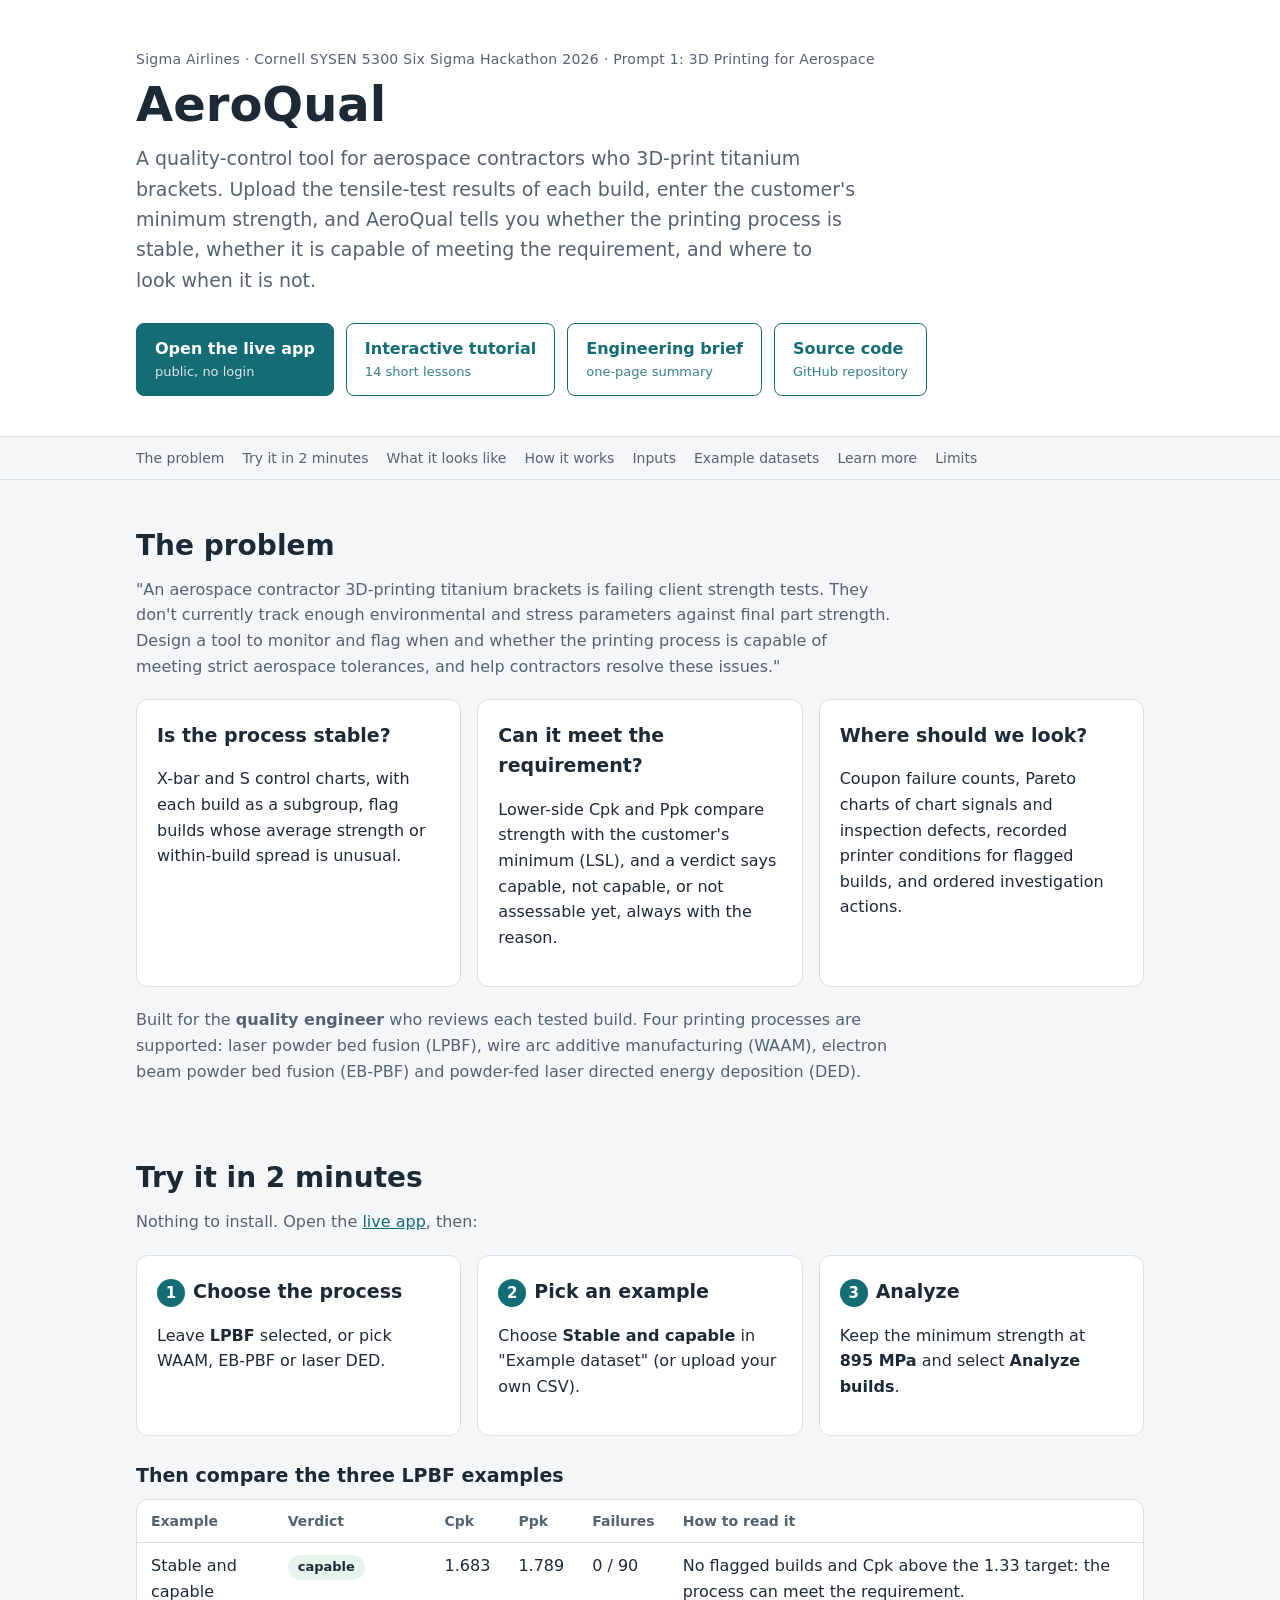
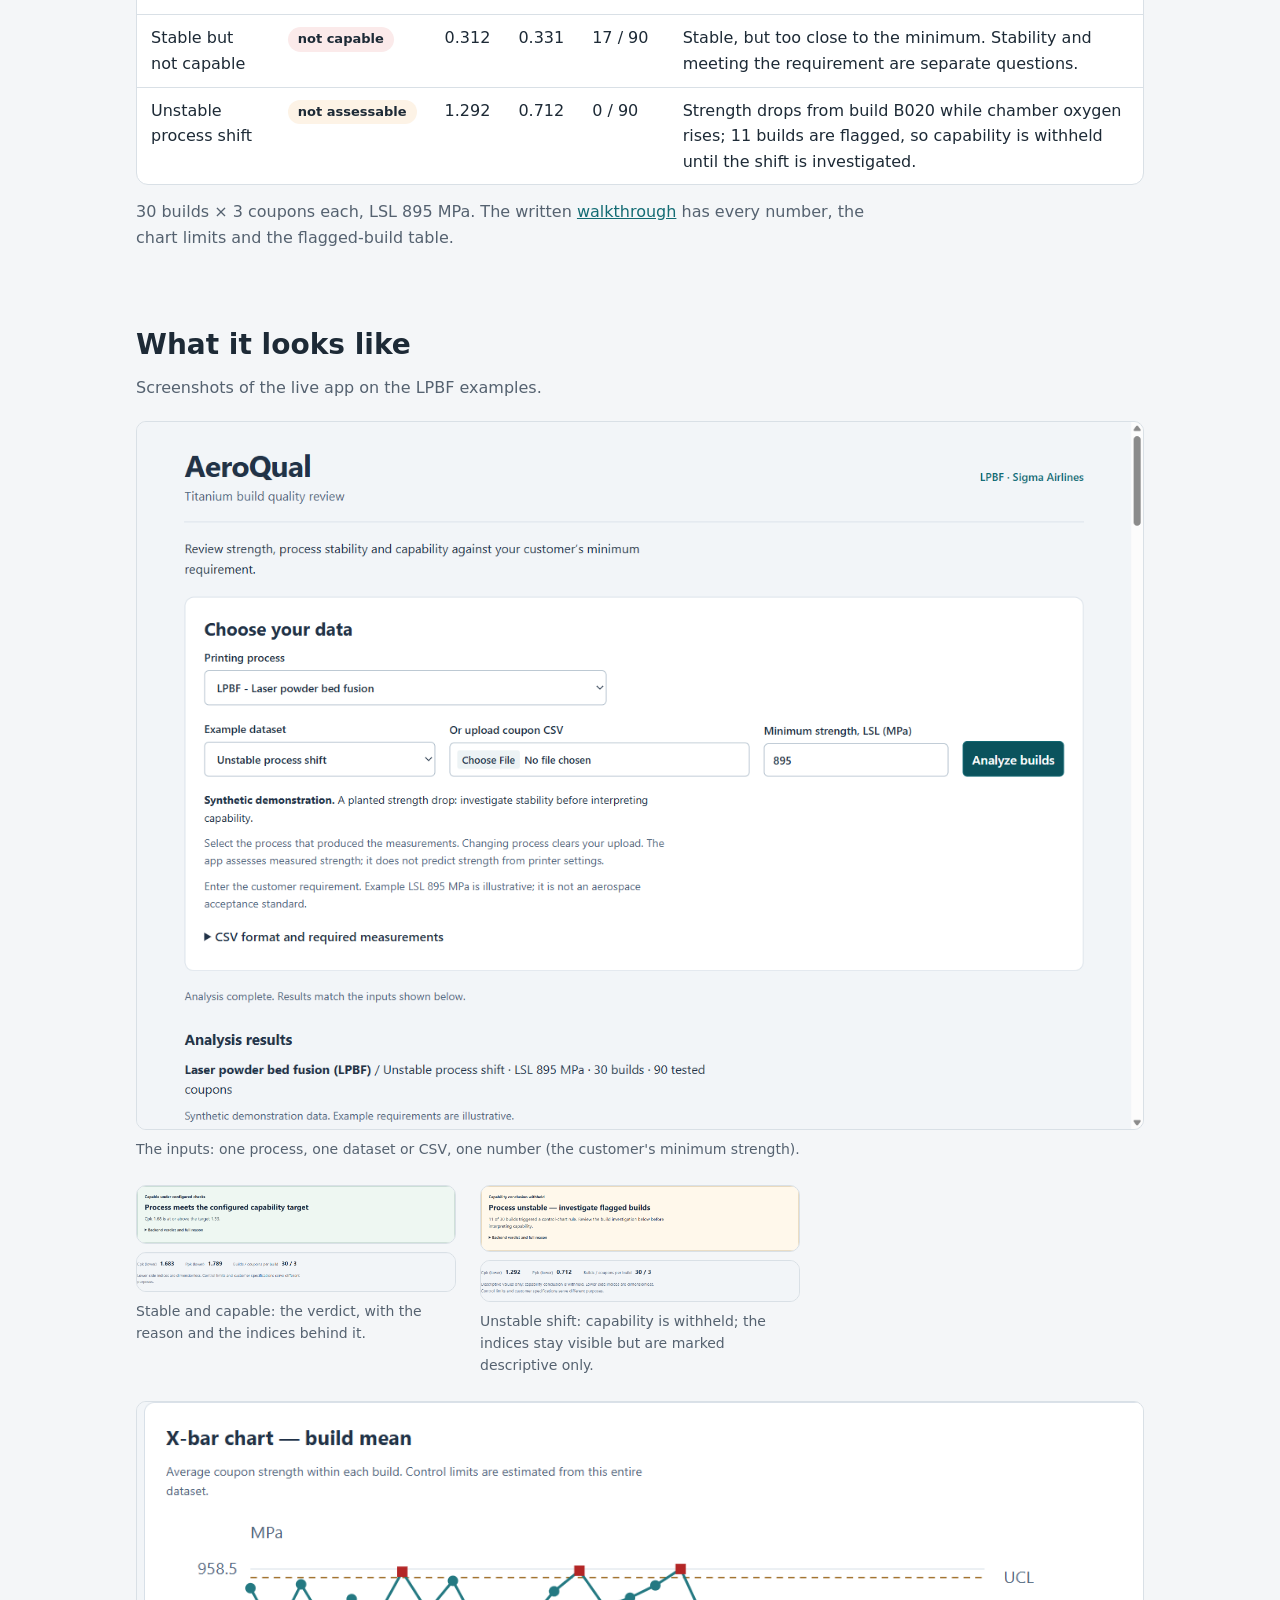
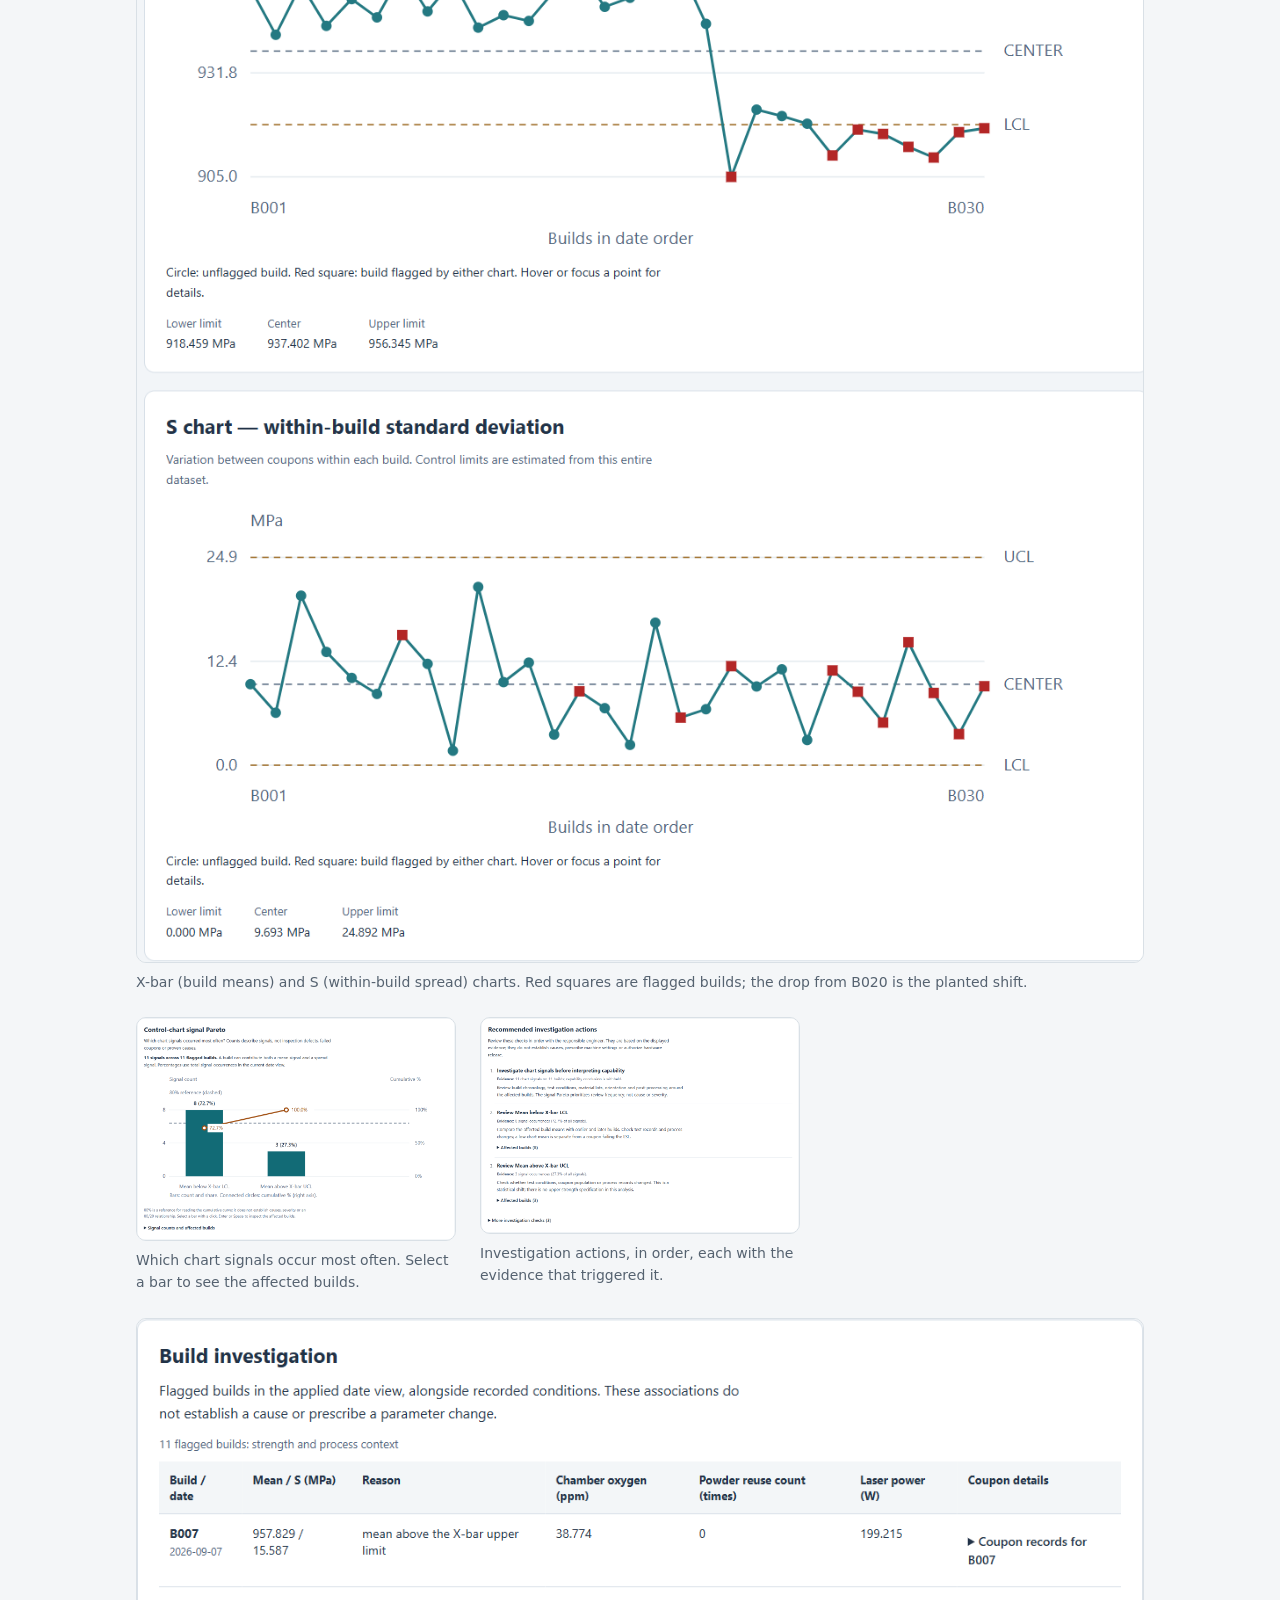
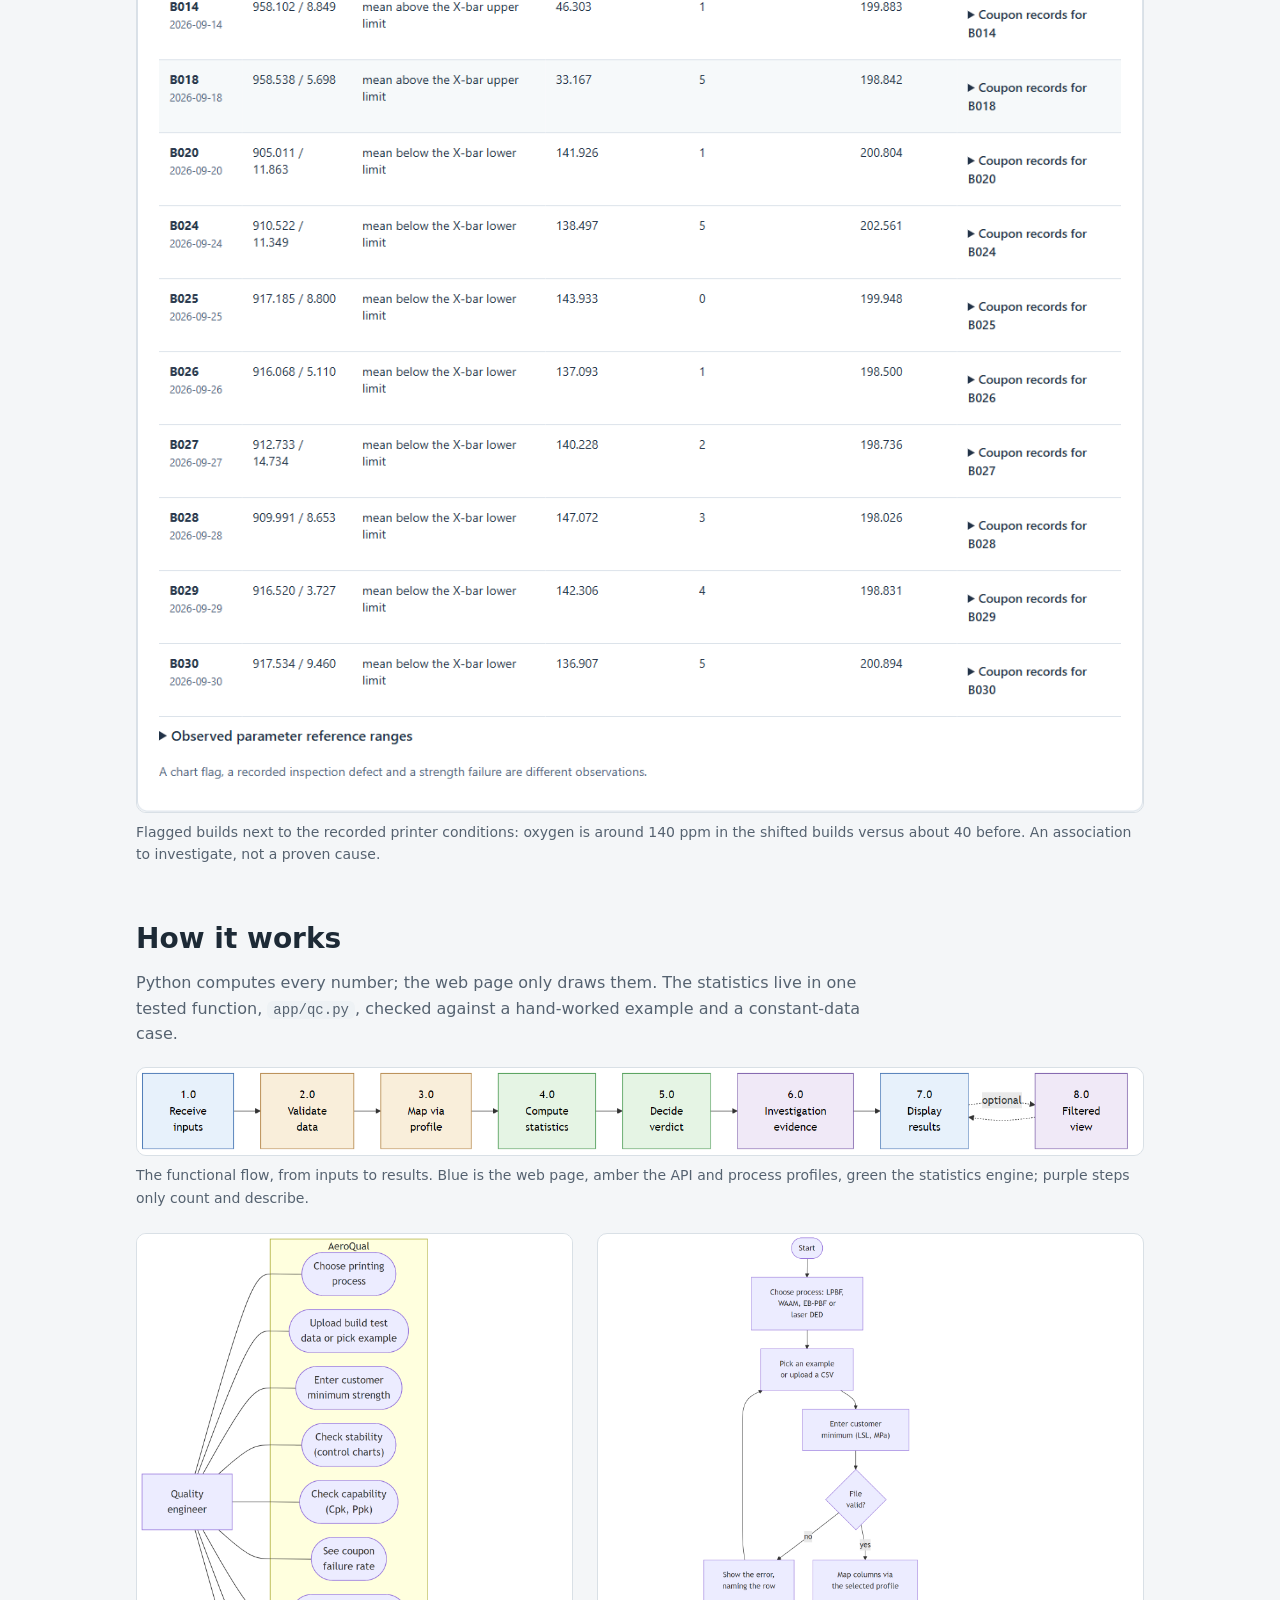
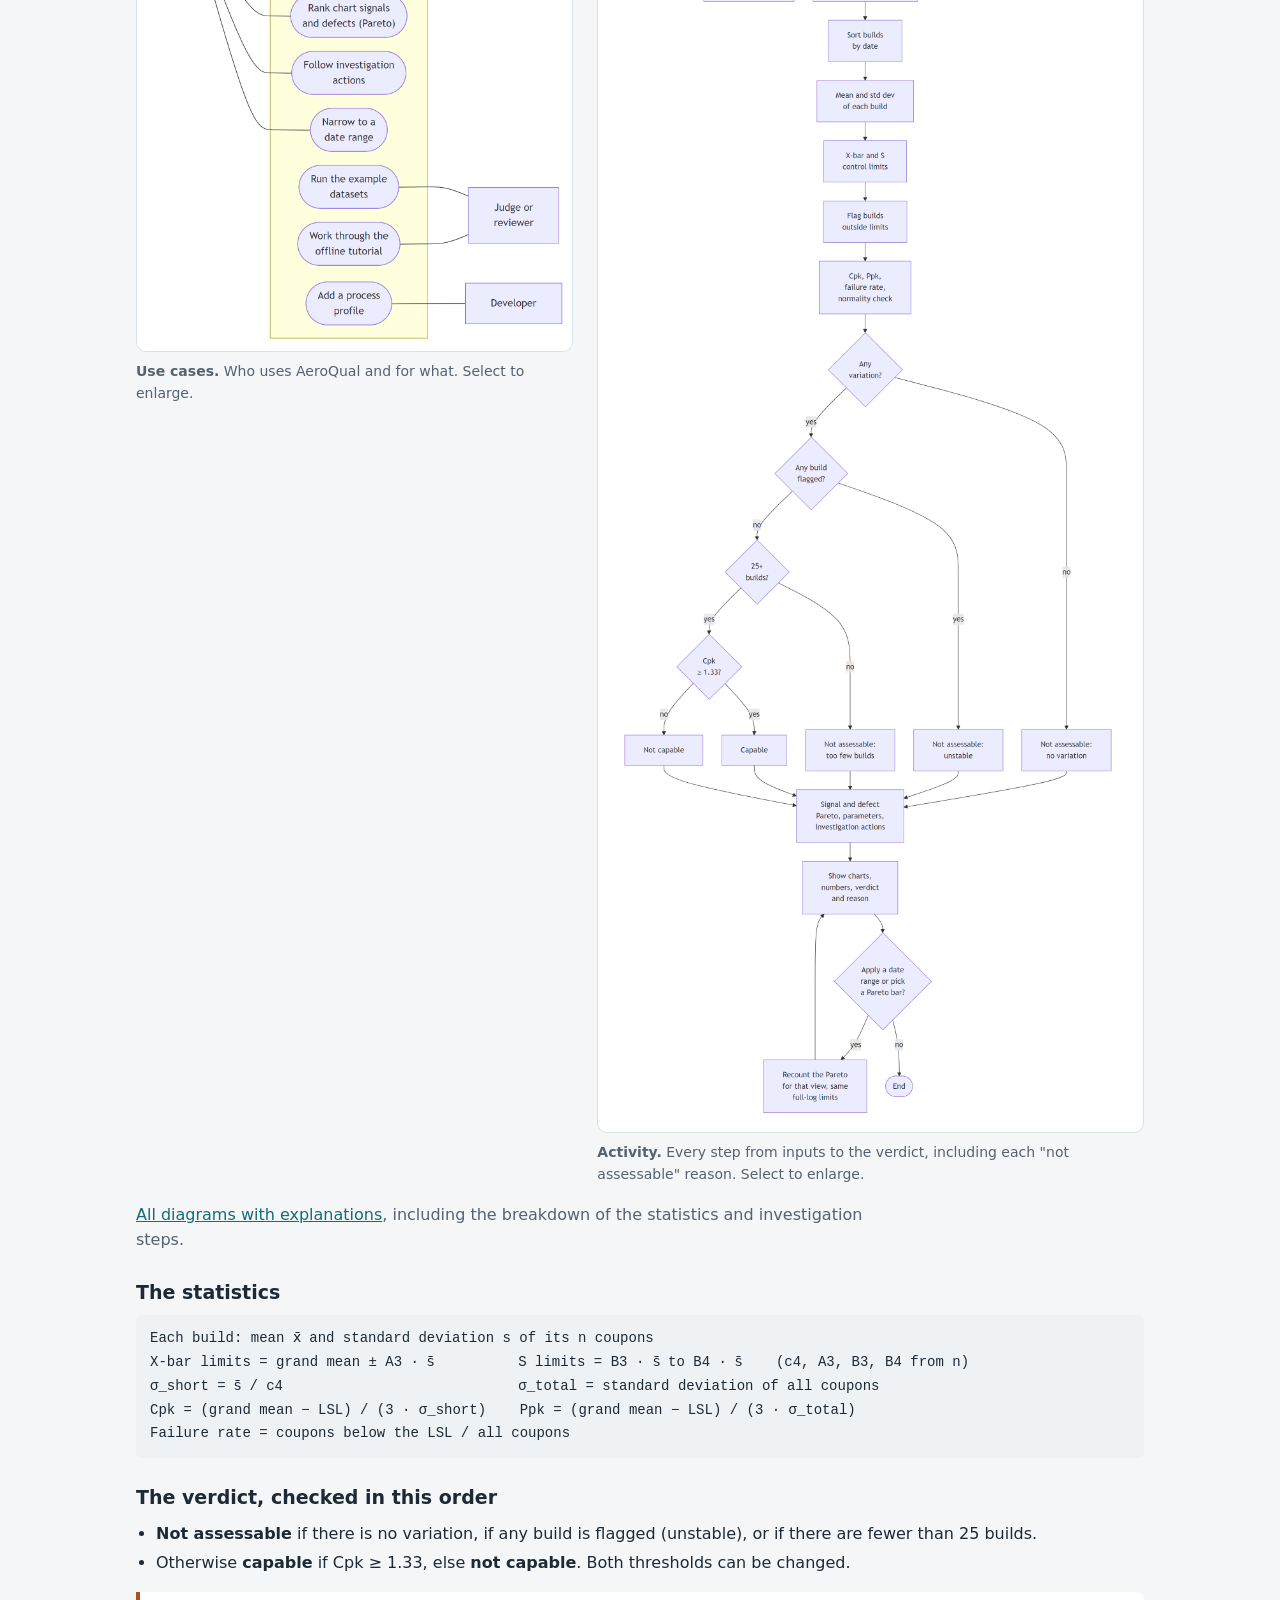
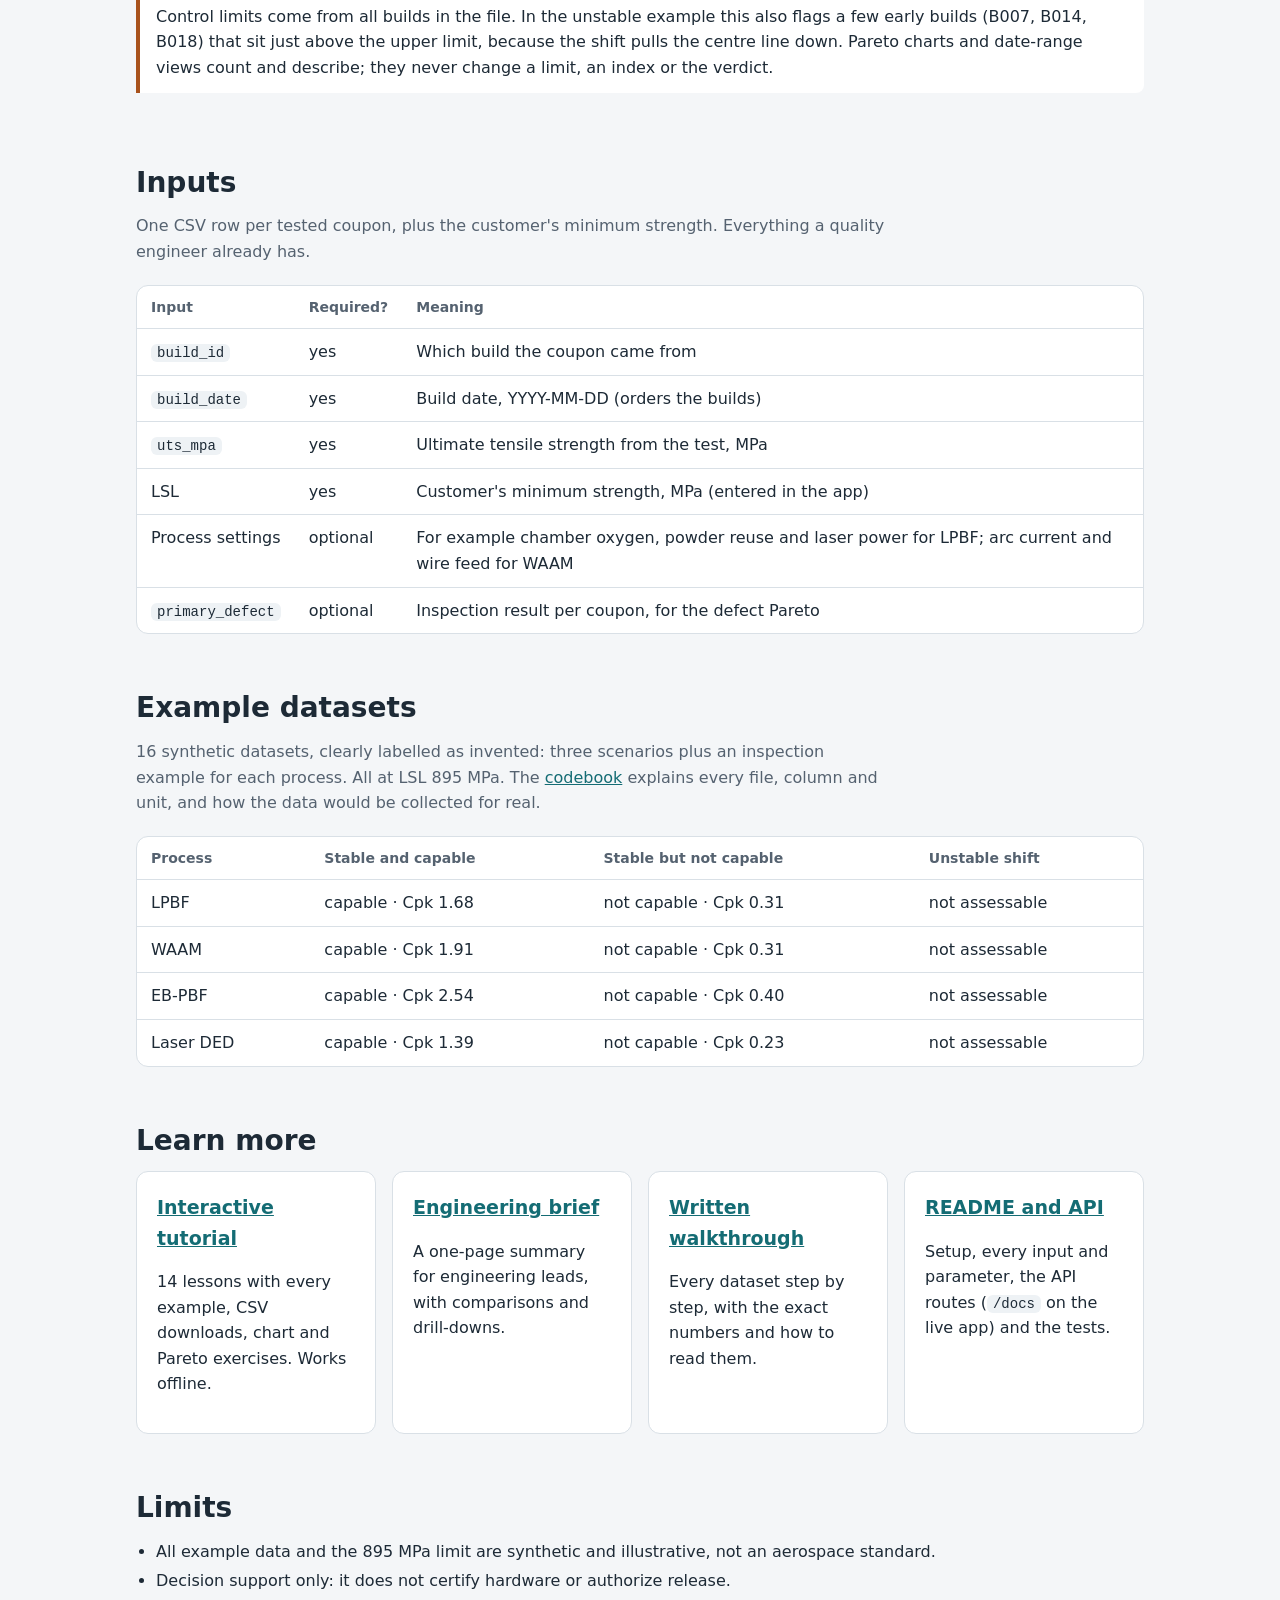
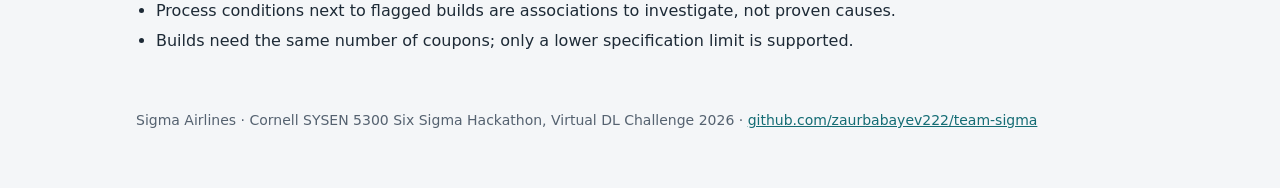
<file: demo/index.html>
<!doctype html>
<html lang="en">
<head>
<meta charset="utf-8">
<meta name="viewport" content="width=device-width, initial-scale=1">
<title>AeroQual Demo</title>
<meta name="description" content="AeroQual: process control and capability for 3D-printed titanium aerospace brackets. Live app, tutorial and how it works.">
<style>
:root {
  --bg: #f4f6f8; --card: #ffffff; --ink: #1d2a36; --muted: #556270; --line: #d9e0e6;
  --brand: #146c74; --brand-ink: #ffffff; --accent: #a8521c; --good: #e7f4ec; --warn: #fdf3e6; --bad: #fbeaea;
  --code: #eef2f5;
}
@media (prefers-color-scheme: dark) {
  :root:not([data-theme="light"]) {
    --bg: #12181e; --card: #1b232b; --ink: #e6edf2; --muted: #9fb0bd; --line: #2e3a45;
    --brand: #3fb0b8; --brand-ink: #0c1a1c; --accent: #e59a63; --good: #1c3326; --warn: #3a2c18; --bad: #3a1f1f;
    --code: #24303a;
  }
}
:root[data-theme="dark"] {
  --bg: #12181e; --card: #1b232b; --ink: #e6edf2; --muted: #9fb0bd; --line: #2e3a45;
  --brand: #3fb0b8; --brand-ink: #0c1a1c; --accent: #e59a63; --good: #1c3326; --warn: #3a2c18; --bad: #3a1f1f;
  --code: #24303a;
}
* { box-sizing: border-box; }
body { margin: 0; background: var(--bg); color: var(--ink);
  font: 16px/1.6 system-ui, -apple-system, "Segoe UI", Roboto, sans-serif; }
a { color: var(--brand); }
.wrap { max-width: 1040px; margin: 0 auto; padding: 0 16px; }
header.hero { background: var(--card); border-bottom: 1px solid var(--line); padding: 48px 0 40px; }
.eyebrow { color: var(--muted); font-size: 14px; letter-spacing: .02em; margin: 0 0 8px; }
h1 { font-size: clamp(32px, 6vw, 48px); line-height: 1.1; margin: 0 0 12px; }
.lead { font-size: 19px; color: var(--muted); max-width: 720px; margin: 0 0 28px; }
.buttons { display: flex; flex-wrap: wrap; gap: 12px; }
.btn { display: inline-block; padding: 12px 18px; border-radius: 8px; text-decoration: none; font-weight: 600;
  border: 1px solid var(--brand); color: var(--brand); background: transparent; }
.btn.primary { background: var(--brand); color: var(--brand-ink); }
.btn small { display: block; font-weight: 400; font-size: 13px; opacity: .85; }
nav.toc { position: sticky; top: 0; z-index: 2; background: var(--bg); border-bottom: 1px solid var(--line); }
nav.toc .wrap { display: flex; gap: 18px; overflow-x: auto; padding-top: 10px; padding-bottom: 10px; white-space: nowrap; }
nav.toc a { text-decoration: none; color: var(--muted); font-size: 14px; }
section { padding: 44px 0 8px; }
h2 { font-size: 28px; margin: 0 0 8px; }
h3 { font-size: 19px; margin: 24px 0 8px; }
p.sub { color: var(--muted); margin: 0 0 20px; max-width: 760px; }
.grid { display: grid; gap: 16px; grid-template-columns: repeat(auto-fit, minmax(240px, 1fr)); }
.card { background: var(--card); border: 1px solid var(--line); border-radius: 12px; padding: 20px; }
.card h3 { margin-top: 0; }
.num { display: inline-flex; width: 28px; height: 28px; border-radius: 50%; background: var(--brand); color: var(--brand-ink);
  align-items: center; justify-content: center; font-weight: 700; margin-right: 8px; font-size: 15px; }
.table-scroll { overflow-x: auto; border: 1px solid var(--line); border-radius: 12px; background: var(--card); }
table { border-collapse: collapse; width: 100%; min-width: 560px; }
th, td { text-align: left; padding: 10px 14px; border-bottom: 1px solid var(--line); vertical-align: top; }
th { font-size: 14px; color: var(--muted); font-weight: 600; }
tr:last-child td { border-bottom: 0; }
td.n { font-variant-numeric: tabular-nums; white-space: nowrap; }
.tag { display: inline-block; padding: 2px 10px; border-radius: 99px; font-size: 13px; font-weight: 600; white-space: nowrap; }
.tag.good { background: var(--good); } .tag.warn { background: var(--warn); } .tag.bad { background: var(--bad); }
figure { margin: 0; }
figure img { width: 100%; height: auto; display: block; border: 1px solid var(--line); border-radius: 10px; background: #fff; }
figcaption { color: var(--muted); font-size: 14px; margin-top: 8px; }
.shots { display: grid; gap: 24px; grid-template-columns: repeat(auto-fit, minmax(300px, 1fr)); }
.shots .wide { grid-column: 1 / -1; }
.diagrams { display: grid; gap: 24px; grid-template-columns: 1fr 1.25fr; align-items: start; margin-top: 24px; }
.diagrams img { max-height: 1500px; object-fit: contain; }
@media (max-width: 720px) { .diagrams { grid-template-columns: 1fr; } }
code, .formula { background: var(--code); border-radius: 6px; padding: 1px 6px; font-family: ui-monospace, Consolas, monospace; font-size: 14px; }
.formula { display: block; padding: 12px 14px; white-space: pre-wrap; line-height: 1.7; }
.note { border-left: 4px solid var(--accent); background: var(--card); padding: 12px 16px; border-radius: 0 8px 8px 0; color: var(--ink); }
ul.tight { padding-left: 20px; margin: 8px 0; } ul.tight li { margin: 4px 0; }
footer { padding: 40px 0 56px; color: var(--muted); font-size: 14px; }
@media (max-width: 600px) { header.hero { padding: 32px 0 28px; } .lead { font-size: 17px; } section { padding-top: 32px; } }
</style>
</head>
<body>

<header class="hero">
  <div class="wrap">
    <p class="eyebrow">Sigma Airlines · Cornell SYSEN 5300 Six Sigma Hackathon 2026 · Prompt 1: 3D Printing for Aerospace</p>
    <h1>AeroQual</h1>
    <p class="lead">A quality-control tool for aerospace contractors who 3D-print titanium brackets. Upload the tensile-test
      results of each build, enter the customer's minimum strength, and AeroQual tells you whether the printing process is
      stable, whether it is capable of meeting the requirement, and where to look when it is not.</p>
    <div class="buttons">
      <a class="btn primary" href="https://connect.systems-apps.com/content/0639302d-988d-4820-961e-e3268e78b0b0/" target="_blank" rel="noopener">Open the live app<small>public, no login</small></a>
      <a class="btn" href="slidedeck/index.html">Interactive tutorial<small>14 short lessons</small></a>
      <a class="btn" href="aeroqual_brief.html">Engineering brief<small>one-page summary</small></a>
      <a class="btn" href="https://github.com/zaurbabayev222/team-sigma" target="_blank" rel="noopener">Source code<small>GitHub repository</small></a>
    </div>
  </div>
</header>

<nav class="toc" aria-label="On this page">
  <div class="wrap">
    <a href="#problem">The problem</a><a href="#try">Try it in 2 minutes</a><a href="#looks">What it looks like</a>
    <a href="#works">How it works</a><a href="#inputs">Inputs</a><a href="#examples">Example datasets</a>
    <a href="#more">Learn more</a><a href="#limits">Limits</a>
  </div>
</nav>

<main class="wrap">

<section id="problem">
  <h2>The problem</h2>
  <p class="sub">"An aerospace contractor 3D-printing titanium brackets is failing client strength tests. They don't currently
    track enough environmental and stress parameters against final part strength. Design a tool to monitor and flag when
    and whether the printing process is capable of meeting strict aerospace tolerances, and help contractors resolve these issues."</p>
  <div class="grid">
    <div class="card"><h3>Is the process stable?</h3><p>X-bar and S control charts, with each build as a subgroup, flag builds whose
      average strength or within-build spread is unusual.</p></div>
    <div class="card"><h3>Can it meet the requirement?</h3><p>Lower-side Cpk and Ppk compare strength with the customer's minimum
      (LSL), and a verdict says capable, not capable, or not assessable yet, always with the reason.</p></div>
    <div class="card"><h3>Where should we look?</h3><p>Coupon failure counts, Pareto charts of chart signals and inspection
      defects, recorded printer conditions for flagged builds, and ordered investigation actions.</p></div>
  </div>
  <p class="sub" style="margin-top:20px">Built for the <strong>quality engineer</strong> who reviews each tested build. Four printing processes
    are supported: laser powder bed fusion (LPBF), wire arc additive manufacturing (WAAM), electron beam powder bed fusion
    (EB-PBF) and powder-fed laser directed energy deposition (DED).</p>
</section>

<section id="try">
  <h2>Try it in 2 minutes</h2>
  <p class="sub">Nothing to install. Open the <a href="https://connect.systems-apps.com/content/0639302d-988d-4820-961e-e3268e78b0b0/" target="_blank" rel="noopener">live app</a>, then:</p>
  <div class="grid">
    <div class="card"><h3><span class="num">1</span>Choose the process</h3><p>Leave <strong>LPBF</strong> selected, or pick WAAM, EB-PBF or laser DED.</p></div>
    <div class="card"><h3><span class="num">2</span>Pick an example</h3><p>Choose <strong>Stable and capable</strong> in "Example dataset" (or upload your own CSV).</p></div>
    <div class="card"><h3><span class="num">3</span>Analyze</h3><p>Keep the minimum strength at <strong>895 MPa</strong> and select <strong>Analyze builds</strong>.</p></div>
  </div>
  <h3>Then compare the three LPBF examples</h3>
  <div class="table-scroll">
    <table>
      <thead><tr><th>Example</th><th>Verdict</th><th>Cpk</th><th>Ppk</th><th>Failures</th><th>How to read it</th></tr></thead>
      <tbody>
        <tr><td>Stable and capable</td><td><span class="tag good">capable</span></td><td class="n">1.683</td><td class="n">1.789</td><td class="n">0 / 90</td>
          <td>No flagged builds and Cpk above the 1.33 target: the process can meet the requirement.</td></tr>
        <tr><td>Stable but not capable</td><td><span class="tag bad">not capable</span></td><td class="n">0.312</td><td class="n">0.331</td><td class="n">17 / 90</td>
          <td>Stable, but too close to the minimum. Stability and meeting the requirement are separate questions.</td></tr>
        <tr><td>Unstable process shift</td><td><span class="tag warn">not assessable</span></td><td class="n">1.292</td><td class="n">0.712</td><td class="n">0 / 90</td>
          <td>Strength drops from build B020 while chamber oxygen rises; 11 builds are flagged, so capability is withheld until the shift is investigated.</td></tr>
      </tbody>
    </table>
  </div>
  <p class="sub" style="margin-top:14px">30 builds × 3 coupons each, LSL 895 MPa. The written <a href="https://github.com/zaurbabayev222/team-sigma/blob/main/demo/README.md" target="_blank" rel="noopener">walkthrough</a>
    has every number, the chart limits and the flagged-build table.</p>
</section>

<section id="looks">
  <h2>What it looks like</h2>
  <p class="sub">Screenshots of the live app on the LPBF examples.</p>
  <div class="shots">
    <figure class="wide"><img src="site/live-overview.png" alt="AeroQual input form with printing process, example dataset, upload and minimum strength" loading="lazy">
      <figcaption>The inputs: one process, one dataset or CSV, one number (the customer's minimum strength).</figcaption></figure>
    <figure><img src="site/live-verdict-capable.png" alt="Verdict panel: process meets the configured capability target, Cpk 1.68" loading="lazy">
      <img src="site/live-capability-capable.png" alt="Cpk 1.683, Ppk 1.789, 30 builds of 3 coupons" loading="lazy" style="margin-top:8px">
      <figcaption>Stable and capable: the verdict, with the reason and the indices behind it.</figcaption></figure>
    <figure><img src="site/live-verdict.png" alt="Verdict panel: process unstable, investigate flagged builds" loading="lazy">
      <img src="site/live-capability-unstable.png" alt="Cpk 1.292 and Ppk 0.712 shown as descriptive values, conclusion withheld" loading="lazy" style="margin-top:8px">
      <figcaption>Unstable shift: capability is withheld; the indices stay visible but are marked descriptive only.</figcaption></figure>
    <figure class="wide"><img src="site/live-charts.png" alt="X-bar and S control charts for 30 builds with flagged builds as red squares" loading="lazy">
      <figcaption>X-bar (build means) and S (within-build spread) charts. Red squares are flagged builds; the drop from B020 is the planted shift.</figcaption></figure>
    <figure><img src="site/live-pareto.png" alt="Pareto chart of control-chart signals with cumulative percentage" loading="lazy">
      <figcaption>Which chart signals occur most often. Select a bar to see the affected builds.</figcaption></figure>
    <figure><img src="site/live-actions.png" alt="Ordered list of recommended investigation actions with evidence" loading="lazy">
      <figcaption>Investigation actions, in order, each with the evidence that triggered it.</figcaption></figure>
    <figure class="wide"><img src="site/live-investigation.png" alt="Table of flagged builds with chamber oxygen, powder reuse and laser power" loading="lazy">
      <figcaption>Flagged builds next to the recorded printer conditions: oxygen is around 140 ppm in the shifted builds versus about 40 before. An association to investigate, not a proven cause.</figcaption></figure>
  </div>
</section>

<section id="works">
  <h2>How it works</h2>
  <p class="sub">Python computes every number; the web page only draws them. The statistics live in one tested function,
    <code>app/qc.py</code>, checked against a hand-worked example and a constant-data case.</p>
  <figure><img src="../docs/images/diagram-ffbd.png" alt="Functional flow: receive inputs, validate, map via profile, compute statistics, decide verdict, investigation evidence, display, optional filtered view" loading="lazy">
    <figcaption>The functional flow, from inputs to results. Blue is the web page, amber the API and process profiles,
      green the statistics engine; purple steps only count and describe.</figcaption></figure>
  <div class="diagrams">
    <figure><a href="../docs/images/diagram-use-case.png" title="Open full size"><img src="../docs/images/diagram-use-case.png" alt="Use case diagram: the quality engineer chooses a process, uploads data, enters the minimum strength, checks stability and capability, sees failures, ranks signals and defects, follows actions and narrows dates; the judge runs the examples and tutorial; a developer adds a process profile" loading="lazy"></a>
      <figcaption><strong>Use cases.</strong> Who uses AeroQual and for what. Select to enlarge.</figcaption></figure>
    <figure><a href="../docs/images/diagram-activity.png" title="Open full size"><img src="../docs/images/diagram-activity.png" alt="Activity diagram: choose process, pick or upload data, enter the minimum, validate, compute limits and indices, then the verdict checks no variation, flagged builds, 25 builds and Cpk 1.33, followed by Pareto, parameters, actions and optional date views" loading="lazy"></a>
      <figcaption><strong>Activity.</strong> Every step from inputs to the verdict, including each "not assessable" reason. Select to enlarge.</figcaption></figure>
  </div>
  <p class="sub" style="margin-top:16px"><a href="https://github.com/zaurbabayev222/team-sigma/blob/main/docs/architecture.md" target="_blank" rel="noopener">All diagrams with explanations</a>, including the breakdown of the statistics and investigation steps.</p>
  <h3>The statistics</h3>
  <span class="formula">Each build: mean x̄ and standard deviation s of its n coupons
X-bar limits = grand mean ± A3 · s̄          S limits = B3 · s̄ to B4 · s̄    (c4, A3, B3, B4 from n)
σ_short = s̄ / c4                            σ_total = standard deviation of all coupons
Cpk = (grand mean − LSL) / (3 · σ_short)    Ppk = (grand mean − LSL) / (3 · σ_total)
Failure rate = coupons below the LSL / all coupons</span>
  <h3>The verdict, checked in this order</h3>
  <ul class="tight">
    <li><strong>Not assessable</strong> if there is no variation, if any build is flagged (unstable), or if there are fewer than 25 builds.</li>
    <li>Otherwise <strong>capable</strong> if Cpk ≥ 1.33, else <strong>not capable</strong>. Both thresholds can be changed.</li>
  </ul>
  <p class="note">Control limits come from all builds in the file. In the unstable example this also flags a few early builds
    (B007, B014, B018) that sit just above the upper limit, because the shift pulls the centre line down. Pareto charts and
    date-range views count and describe; they never change a limit, an index or the verdict.</p>
</section>

<section id="inputs">
  <h2>Inputs</h2>
  <p class="sub">One CSV row per tested coupon, plus the customer's minimum strength. Everything a quality engineer already has.</p>
  <div class="table-scroll">
    <table>
      <thead><tr><th>Input</th><th>Required?</th><th>Meaning</th></tr></thead>
      <tbody>
        <tr><td><code>build_id</code></td><td>yes</td><td>Which build the coupon came from</td></tr>
        <tr><td><code>build_date</code></td><td>yes</td><td>Build date, YYYY-MM-DD (orders the builds)</td></tr>
        <tr><td><code>uts_mpa</code></td><td>yes</td><td>Ultimate tensile strength from the test, MPa</td></tr>
        <tr><td>LSL</td><td>yes</td><td>Customer's minimum strength, MPa (entered in the app)</td></tr>
        <tr><td>Process settings</td><td>optional</td><td>For example chamber oxygen, powder reuse and laser power for LPBF; arc current and wire feed for WAAM</td></tr>
        <tr><td><code>primary_defect</code></td><td>optional</td><td>Inspection result per coupon, for the defect Pareto</td></tr>
      </tbody>
    </table>
  </div>
</section>

<section id="examples">
  <h2>Example datasets</h2>
  <p class="sub">16 synthetic datasets, clearly labelled as invented: three scenarios plus an inspection example for each process.
    All at LSL 895 MPa. The <a href="https://github.com/zaurbabayev222/team-sigma/blob/main/data/README.md" target="_blank" rel="noopener">codebook</a>
    explains every file, column and unit, and how the data would be collected for real.</p>
  <div class="table-scroll">
    <table>
      <thead><tr><th>Process</th><th>Stable and capable</th><th>Stable but not capable</th><th>Unstable shift</th></tr></thead>
      <tbody>
        <tr><td>LPBF</td><td class="n">capable · Cpk 1.68</td><td class="n">not capable · Cpk 0.31</td><td class="n">not assessable</td></tr>
        <tr><td>WAAM</td><td class="n">capable · Cpk 1.91</td><td class="n">not capable · Cpk 0.31</td><td class="n">not assessable</td></tr>
        <tr><td>EB-PBF</td><td class="n">capable · Cpk 2.54</td><td class="n">not capable · Cpk 0.40</td><td class="n">not assessable</td></tr>
        <tr><td>Laser DED</td><td class="n">capable · Cpk 1.39</td><td class="n">not capable · Cpk 0.23</td><td class="n">not assessable</td></tr>
      </tbody>
    </table>
  </div>
</section>

<section id="more">
  <h2>Learn more</h2>
  <div class="grid">
    <div class="card"><h3><a href="slidedeck/index.html">Interactive tutorial</a></h3><p>14 lessons with every example, CSV downloads, chart and Pareto exercises. Works offline.</p></div>
    <div class="card"><h3><a href="aeroqual_brief.html">Engineering brief</a></h3><p>A one-page summary for engineering leads, with comparisons and drill-downs.</p></div>
    <div class="card"><h3><a href="https://github.com/zaurbabayev222/team-sigma/blob/main/demo/README.md" target="_blank" rel="noopener">Written walkthrough</a></h3><p>Every dataset step by step, with the exact numbers and how to read them.</p></div>
    <div class="card"><h3><a href="https://github.com/zaurbabayev222/team-sigma#readme" target="_blank" rel="noopener">README and API</a></h3><p>Setup, every input and parameter, the API routes (<code>/docs</code> on the live app) and the tests.</p></div>
  </div>
</section>

<section id="limits">
  <h2>Limits</h2>
  <ul class="tight">
    <li>All example data and the 895 MPa limit are synthetic and illustrative, not an aerospace standard.</li>
    <li>Decision support only: it does not certify hardware or authorize release.</li>
    <li>Process conditions next to flagged builds are associations to investigate, not proven causes.</li>
    <li>Builds need the same number of coupons; only a lower specification limit is supported.</li>
  </ul>
</section>

</main>

<footer>
  <div class="wrap">Sigma Airlines · Cornell SYSEN 5300 Six Sigma Hackathon, Virtual DL Challenge 2026 ·
    <a href="https://github.com/zaurbabayev222/team-sigma" target="_blank" rel="noopener">github.com/zaurbabayev222/team-sigma</a></div>
</footer>

</body>
</html>
</file>
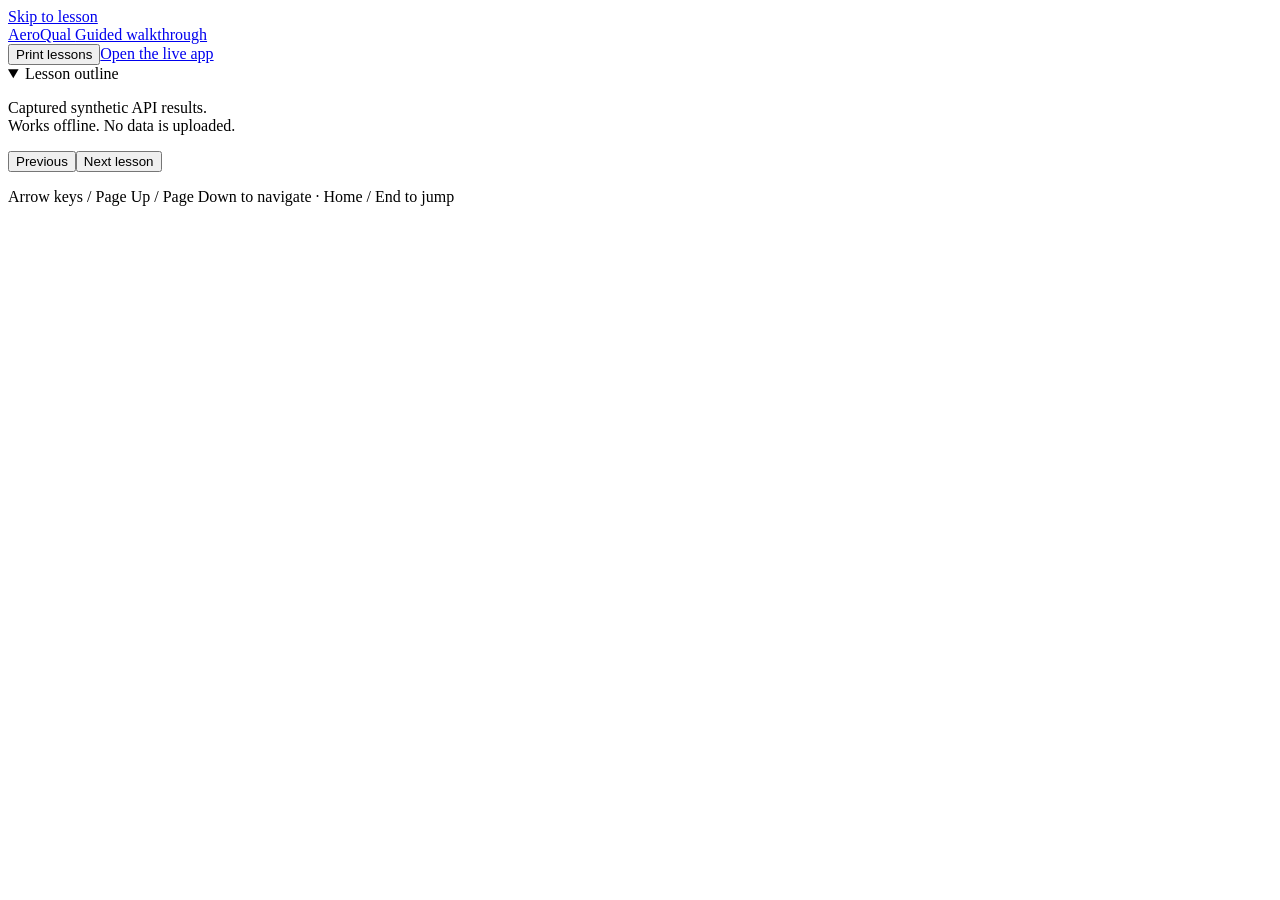
<file: demo/slidedeck.template.html>
<!doctype html>
<html lang="en"><head><meta charset="utf-8"><meta name="viewport" content="width=device-width,initial-scale=1"><meta name="description" content="An interactive, offline AeroQual tutorial using captured synthetic API results."><link rel="icon" href="data:,"><title>AeroQual — guided walkthrough</title><style>@@CSS@@</style></head>
<body><a class="skip" href="#lesson">Skip to lesson</a>
<header><a class="brand" href="#1">AeroQual <span>Guided walkthrough</span></a><div class="header-actions"><button id="print" type="button">Print lessons</button><a class="primary" href="https://connect.systems-apps.com/content/0639302d-988d-4820-961e-e3268e78b0b0/dashboard/" target="_blank" rel="noopener">Open the live app</a></div></header>
<div class="shell"><aside><details open><summary>Lesson outline</summary><nav aria-label="Lessons" id="outline"></nav></details><p class="small">Captured synthetic API results.<br>Works offline. No data is uploaded.</p></aside>
<main id="lesson" tabindex="-1"><div id="content"></div><footer><button id="previous" type="button">Previous</button><span id="position" aria-live="polite"></span><button class="primary" id="next" type="button">Next lesson</button></footer><p class="small shortcuts">Arrow keys / Page Up / Page Down to navigate · Home / End to jump</p></main></div>
<div id="print-root"></div><noscript>This interactive walkthrough requires JavaScript. The written walkthrough is in demo/README.md.</noscript>
<script type="application/json" id="deck-data">@@DATA@@</script><script>@@JS@@</script></body></html>
</file>
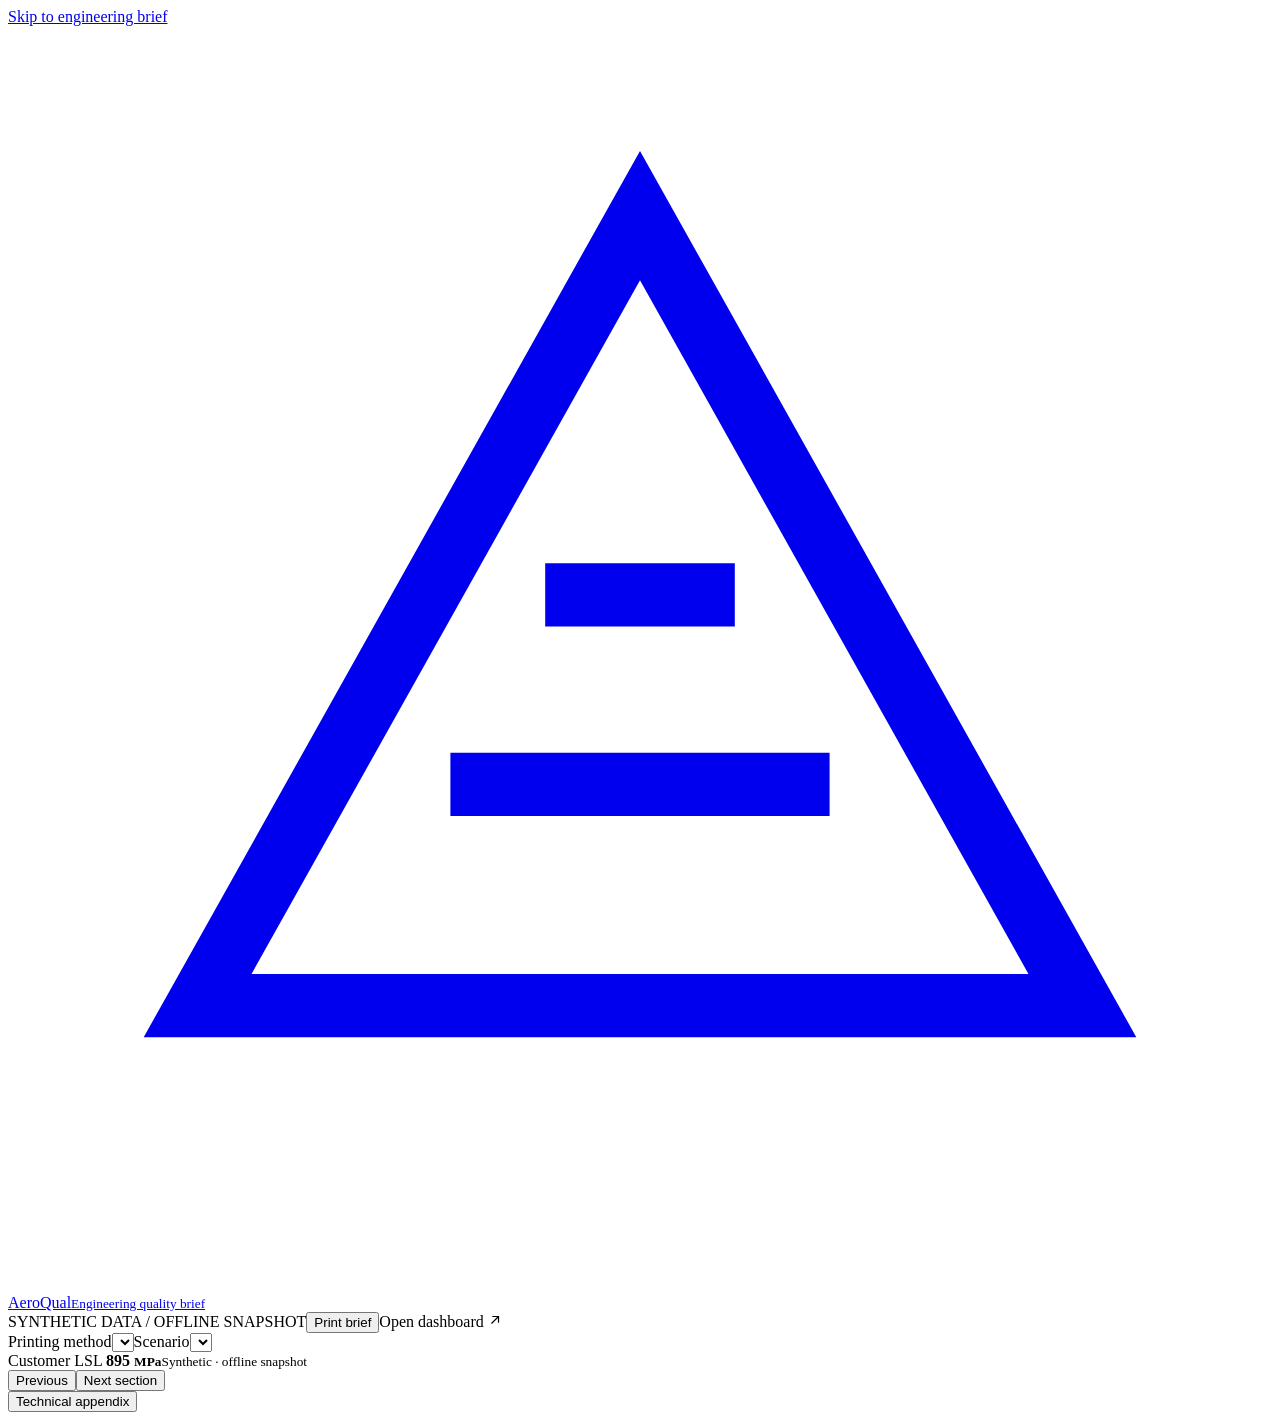
<file: demo/brief_source/brief.template.html>
<!doctype html>
<html lang="en"><head><meta charset="utf-8"><meta name="viewport" content="width=device-width,initial-scale=1"><meta name="description" content="AeroQual: an interactive engineering quality brief for titanium additive manufacturing."><link rel="icon" href="data:,"><title>AeroQual | Engineering quality brief</title><style>@@CSS@@</style></head>
<body><a class="skip" href="#spread">Skip to engineering brief</a>
<header class="masthead"><a class="identity" href="#decision" aria-label="AeroQual decision brief"><svg viewBox="0 0 40 40" aria-hidden="true"><path d="M6 31 20 6l14 25H6Z M14 24h12 M17 18h6" fill="none" stroke="currentColor" stroke-width="2"/></svg><span>AeroQual<small>Engineering quality brief</small></span></a><div class="mast-actions"><span class="snapshot-label">SYNTHETIC DATA / OFFLINE SNAPSHOT</span><button id="print-brief" class="subtle">Print brief</button><a id="dashboard" class="button" target="_blank" rel="noopener">Open dashboard <svg width="14" height="14" viewBox="0 0 16 16" fill="none" aria-hidden="true"><path d="M4 12 12 4M5 4h7v7" stroke="currentColor" stroke-width="1.4"/></svg></a></div></header>
<div class="control-strip"><div class="selection"><label>Printing method<select id="method"></select></label><label>Scenario<select id="scenario"></select></label></div><div class="requirement"><span>Customer LSL <strong>895 <small>MPa</small></strong><small class="snapshot-context">Synthetic · offline snapshot</small></span><span class="sample-context" id="sample-context"></span></div></div>
<nav id="sections" aria-label="Brief sections"></nav>
<main id="spread" tabindex="-1"><div id="page"></div></main>
<footer class="page-footer"><div><button id="previous" class="subtle">Previous</button><button id="next" class="button">Next section</button></div><span id="position" aria-live="polite"></span><button id="appendix-link" class="text-button">Technical appendix</button></footer>
<div id="print-root"></div><noscript>This presentation requires JavaScript to display its embedded snapshot. The existing written demonstration remains in demo/README.md.</noscript>
<script id="brief-data" type="application/json">@@DATA@@</script><script>@@JS@@</script></body></html>
</file>
